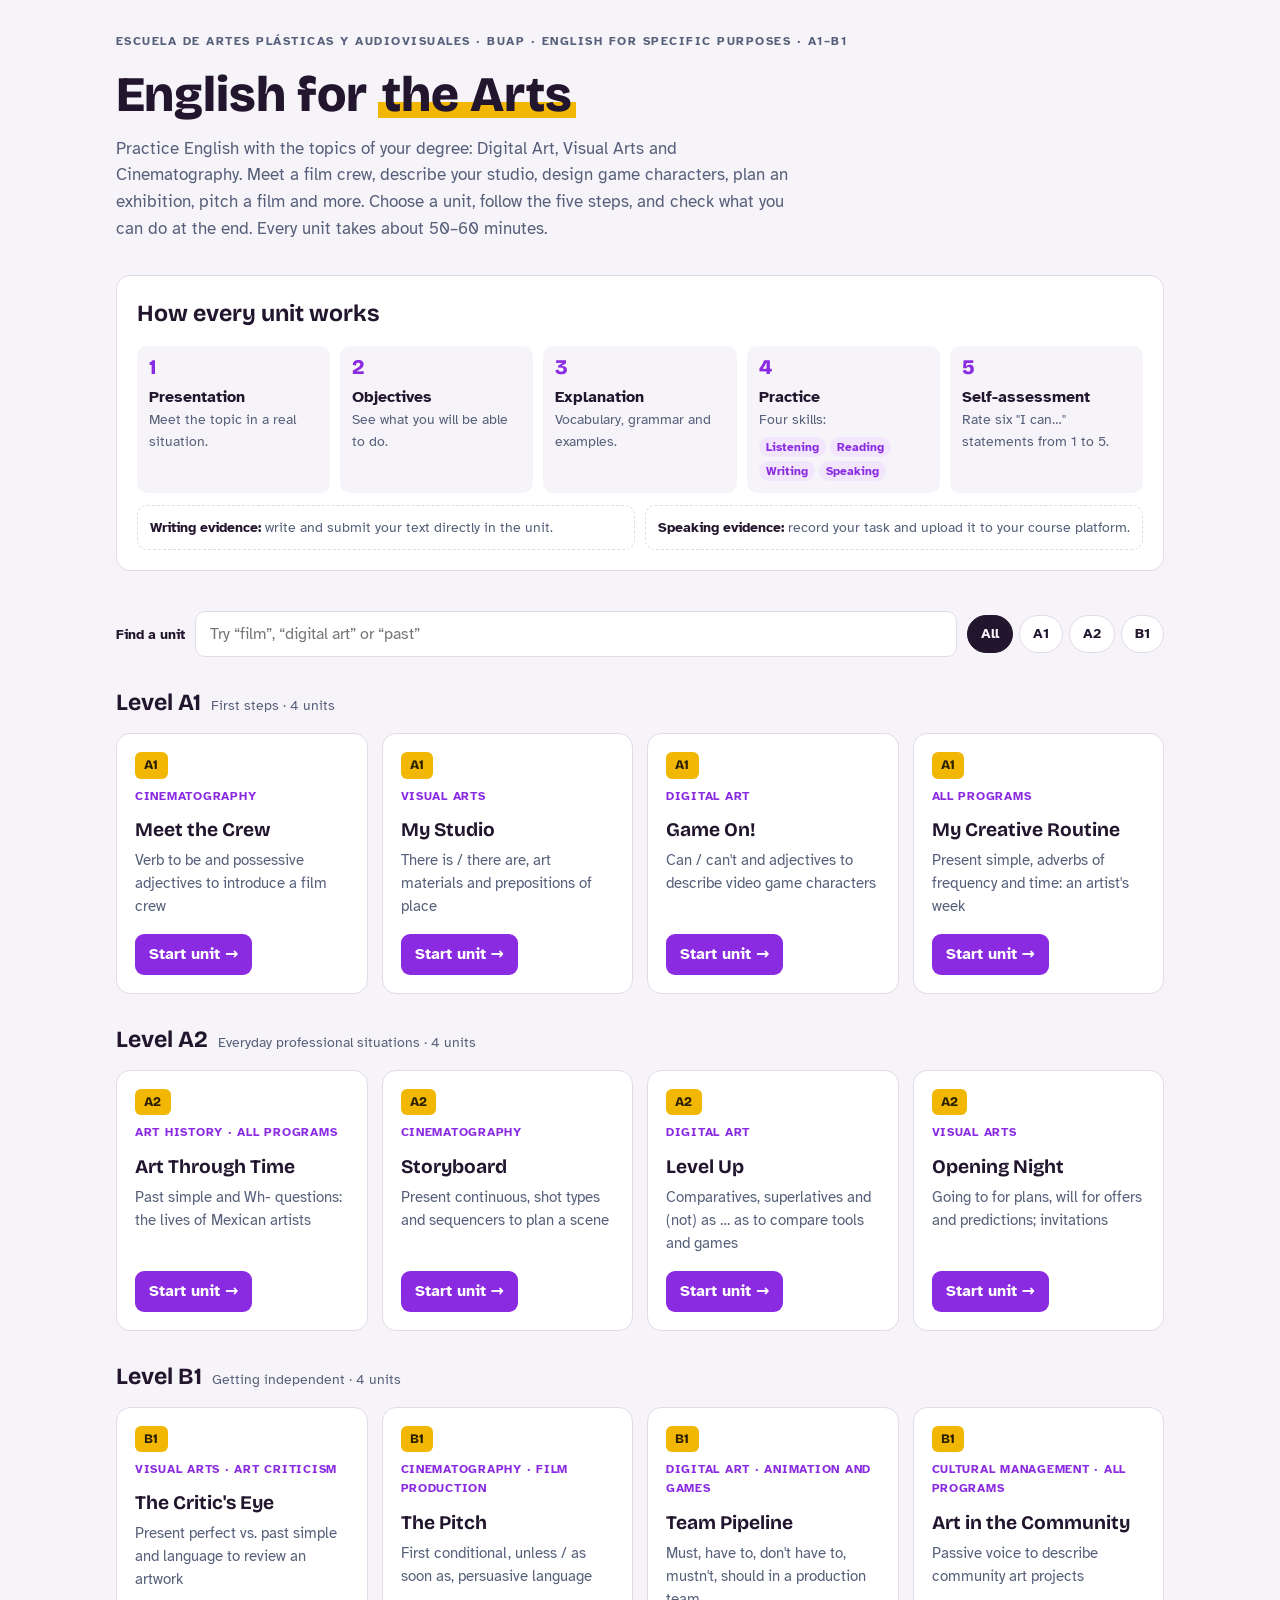
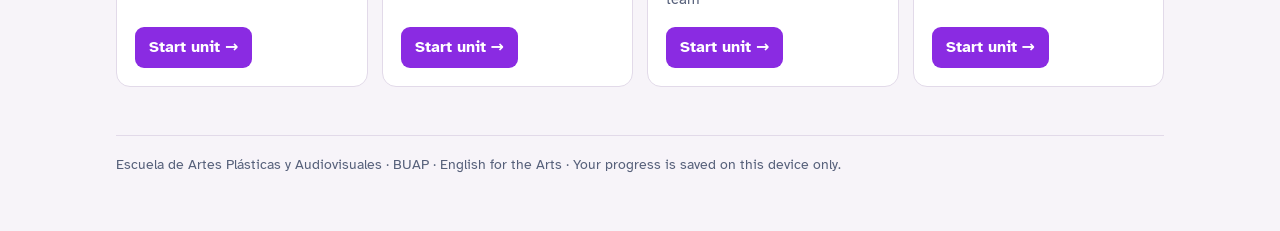
<file: index.html>
<!doctype html>
<html lang="en">
<head>
<meta charset="utf-8">
<meta name="viewport" content="width=device-width, initial-scale=1, viewport-fit=cover">
<title>English for the Arts</title>
<link rel="preconnect" href="https://fonts.googleapis.com">
<link rel="stylesheet" href="https://fonts.googleapis.com/css2?family=Bricolage+Grotesque:opsz,wght@12..96,500;12..96,700;12..96,800&family=Atkinson+Hyperlegible:ital,wght@0,400;0,700;1,400&display=swap">
<style>
/* Layout: a study-planner page. Header with the 5-step route every unit follows, then a filterable grid of unit cards grouped by status. */
:root{
  --bg:#f7f4f9; --surface:#ffffff; --ink:#22162e; --muted:#56607a; --line:#e2dae9;
  --accent:#8a2be2; --accent-soft:#f1e6fc; --gold:#f2b705; --gold-ink:#5c4300;
  --new:#0f7a5a; --new-soft:#dcf3ea; --soon:#8a5a00; --soon-soft:#fbefd2;
  --display:"Bricolage Grotesque", "Segoe UI", system-ui, sans-serif;
  --body:"Atkinson Hyperlegible", "Segoe UI", system-ui, sans-serif;
}
@media (prefers-color-scheme: dark){:root:not([data-theme="light"]){
  --bg:#140f1c; --surface:#1e1729; --ink:#e8ecf6; --muted:#9aa5c0; --line:#3a2f4a;
  --accent:#c9a0ff; --accent-soft:#33204d; --gold:#f2c23a; --gold-ink:#f2c23a;
  --new:#5fd3a9; --new-soft:#123a2e; --soon:#f0c062; --soon-soft:#3a2d10; color-scheme:dark}}
:root[data-theme="dark"]{
  --bg:#140f1c; --surface:#1e1729; --ink:#e8ecf6; --muted:#9aa5c0; --line:#3a2f4a;
  --accent:#c9a0ff; --accent-soft:#33204d; --gold:#f2c23a; --gold-ink:#f2c23a;
  --new:#5fd3a9; --new-soft:#123a2e; --soon:#f0c062; --soon-soft:#3a2d10; color-scheme:dark}
*{box-sizing:border-box}
[hidden]{display:none!important}
html,body{margin:0}
body{background:var(--bg);color:var(--ink);font-family:var(--body);font-size:16px;line-height:1.55}
.wrap{max-width:1080px;margin:0 auto;padding-block:32px 56px;padding-left:max(16px,env(safe-area-inset-left,0px));padding-right:max(16px,env(safe-area-inset-right,0px))}
.eyebrow{font-size:.78rem;letter-spacing:.12em;text-transform:uppercase;color:var(--muted);font-weight:700}
h1{font-family:var(--display);font-weight:800;font-size:clamp(2rem,5vw,3.1rem);line-height:1.05;margin:.35em 0 .3em;text-wrap:balance}
h1 span{background:linear-gradient(transparent 62%,var(--gold) 62%,var(--gold) 90%,transparent 90%);padding:0 .08em}
.lead{max-width:62ch;color:var(--muted);font-size:1.08rem;margin:0}
h2{font-family:var(--display);font-weight:700;font-size:1.45rem;margin:0;text-wrap:balance}
/* Route */
.route{margin-top:32px;background:var(--surface);border:1px solid var(--line);border-radius:14px;padding:20px}
.route ol{list-style:none;margin:14px 0 0;padding:0;display:grid;grid-template-columns:repeat(5,minmax(0,1fr));gap:10px;counter-reset:s}
.route li{counter-increment:s;position:relative;padding:12px;border-radius:10px;background:var(--bg);min-width:0}
.route li::before{content:counter(s);font-family:var(--display);font-weight:800;font-size:1.3rem;color:var(--accent);display:block;line-height:1}
.route b{display:block;margin-top:6px}
.route small{color:var(--muted);font-size:.86rem;display:block}
.skills{display:flex;flex-wrap:wrap;gap:4px;margin-top:6px}
.skills i{font-style:normal;font-size:.74rem;padding:1px 7px;border-radius:99px;background:var(--accent-soft);color:var(--accent);font-weight:700}
.evidence{display:grid;grid-template-columns:1fr 1fr;gap:10px;margin-top:12px}
.evidence div{border:1px dashed var(--line);border-radius:10px;padding:10px 12px;font-size:.9rem;color:var(--muted)}
.evidence strong{color:var(--ink)}
/* Controls */
.controls{display:flex;flex-wrap:wrap;gap:10px;align-items:center;margin:40px 0 18px}
.controls label{font-weight:700;font-size:.9rem}
#q{flex:1 1 220px;min-width:0;font:inherit;padding:10px 14px;border-radius:10px;border:1px solid var(--line);background:var(--surface);color:var(--ink)}
.chips{display:flex;flex-wrap:wrap;gap:6px}
.chip{font:inherit;font-size:.88rem;font-weight:700;padding:7px 13px;border-radius:99px;border:1px solid var(--line);background:var(--surface);color:var(--ink);cursor:pointer}
.chip[aria-pressed="true"]{background:var(--ink);color:var(--bg);border-color:var(--ink)}
:focus-visible{outline:3px solid var(--gold);outline-offset:2px}
/* Groups & cards */
.group{margin-top:28px}
.group-head{display:flex;align-items:baseline;gap:10px;flex-wrap:wrap;margin-bottom:12px}
.group-head .count{color:var(--muted);font-size:.9rem}
.grid{display:grid;grid-template-columns:repeat(auto-fill,minmax(250px,1fr));gap:14px}
.card{background:var(--surface);border:1px solid var(--line);border-radius:14px;padding:18px;display:flex;flex-direction:column;gap:8px;min-width:0}
.card .top{display:flex;justify-content:space-between;align-items:center;gap:8px}
.lvl{font-family:var(--display);font-weight:800;font-size:.82rem;padding:3px 9px;border-radius:6px;background:var(--gold);color:#2b2000;letter-spacing:.02em}
.status{font-size:.74rem;font-weight:700;text-transform:uppercase;letter-spacing:.08em;padding:2px 8px;border-radius:99px}
.st-ready{background:var(--accent-soft);color:var(--accent)}
.st-progress{background:var(--new-soft);color:var(--new)}
.st-planned{background:var(--soon-soft);color:var(--soon)}
.card h3{font-family:var(--display);font-weight:700;font-size:1.2rem;line-height:1.2;margin:4px 0 0;text-wrap:balance}
.focus{color:var(--muted);font-size:.93rem;margin:0}
.subject{font-size:.78rem;font-weight:700;letter-spacing:.06em;text-transform:uppercase;color:var(--accent);margin:0}
.num{font-variant-numeric:tabular-nums;color:var(--muted);font-size:.8rem;font-weight:700}
.card .go{margin-top:auto;padding-top:8px}
.card a.btn{display:inline-block;font-weight:700;text-decoration:none;color:var(--surface);background:var(--accent);padding:8px 14px;border-radius:9px}
.card a.btn:hover{filter:brightness(1.08)}
.card .pending{font-size:.88rem;color:var(--muted);font-style:italic}
.empty{color:var(--muted);padding:20px;border:1px dashed var(--line);border-radius:12px;text-align:center}
footer{margin-top:48px;padding-top:18px;border-top:1px solid var(--line);color:var(--muted);font-size:.88rem}
@media (max-width:760px){.route ol{grid-template-columns:repeat(2,minmax(0,1fr))}.route li:last-child{grid-column:1/-1}.evidence{grid-template-columns:1fr}}
@media (prefers-reduced-motion:no-preference){.card{transition:transform .15s ease,border-color .15s}.card:hover{transform:translateY(-2px);border-color:var(--accent)}}
</style>
</head>
<body>

<div class="wrap">
  <header>
    <div class="eyebrow">Escuela de Artes Plásticas y Audiovisuales · BUAP · English for Specific Purposes · A1–B1</div>
    <h1>English for <span>the Arts</span></h1>
    <p class="lead">Practice English with the topics of your degree: Digital Art, Visual Arts and Cinematography. Meet a film crew, describe your studio, design game characters, plan an exhibition, pitch a film and more. Choose a unit, follow the five steps, and check what you can do at the end. Every unit takes about 50–60 minutes.</p>
  </header>

  <section class="route" aria-labelledby="route-h">
    <h2 id="route-h">How every unit works</h2>
    <ol>
      <li><b>Presentation</b><small>Meet the topic in a real situation.</small></li>
      <li><b>Objectives</b><small>See what you will be able to do.</small></li>
      <li><b>Explanation</b><small>Vocabulary, grammar and examples.</small></li>
      <li><b>Practice</b><small>Four skills:</small><span class="skills"><i>Listening</i><i>Reading</i><i>Writing</i><i>Speaking</i></span></li>
      <li><b>Self-assessment</b><small>Rate six "I can…" statements from 1 to 5.</small></li>
    </ol>
    <div class="evidence">
      <div><strong>Writing evidence:</strong> write and submit your text directly in the unit.</div>
      <div><strong>Speaking evidence:</strong> record your task and upload it to your course platform.</div>
    </div>
  </section>

  <div class="controls">
    <label for="q">Find a unit</label>
    <input id="q" type="search" placeholder="Try “film”, “digital art” or “past”" autocomplete="off">
    <div class="chips" role="group" aria-label="Filter by level" id="levels"></div>
  </div>

  <main id="list"></main>

  <footer>Escuela de Artes Plásticas y Audiovisuales · BUAP · English for the Arts · Your progress is saved on this device only.</footer>
</div>

<script>
/* ===== Units on the home page =====
   To add a unit: copy the _template folder, rename it (e.g. "my-new-unit"),
   edit its data.js, then add one line here with url: "my-new-unit/" and the subject of the degree it connects to.
   isNew: true shows a "New" label. */
const UNITS = [
  {title:"Meet the Crew",            subject:"Cinematography",                         focus:"Verb to be and possessive adjectives to introduce a film crew",        level:"A1", url:"meet-the-crew/"},
  {title:"My Studio",                subject:"Visual Arts",                            focus:"There is / there are, art materials and prepositions of place",        level:"A1", url:"my-studio/"},
  {title:"Game On!",                 subject:"Digital Art",                            focus:"Can / can't and adjectives to describe video game characters",         level:"A1", url:"game-on/"},
  {title:"My Creative Routine",      subject:"All programs",                           focus:"Present simple, adverbs of frequency and time: an artist's week",      level:"A1", url:"my-creative-routine/"},
  {title:"Art Through Time",         subject:"Art History · All programs",             focus:"Past simple and Wh- questions: the lives of Mexican artists",           level:"A2", url:"art-through-time/"},
  {title:"Storyboard",               subject:"Cinematography",                         focus:"Present continuous, shot types and sequencers to plan a scene",        level:"A2", url:"storyboard/"},
  {title:"Level Up",                 subject:"Digital Art",                            focus:"Comparatives, superlatives and (not) as … as to compare tools and games", level:"A2", url:"level-up/"},
  {title:"Opening Night",            subject:"Visual Arts",                            focus:"Going to for plans, will for offers and predictions; invitations",      level:"A2", url:"opening-night/"},
  {title:"The Critic's Eye",         subject:"Visual Arts · Art Criticism",            focus:"Present perfect vs. past simple and language to review an artwork",     level:"B1", url:"the-critics-eye/"},
  {title:"The Pitch",                subject:"Cinematography · Film Production",       focus:"First conditional, unless / as soon as, persuasive language",           level:"B1", url:"the-pitch/"},
  {title:"Team Pipeline",            subject:"Digital Art · Animation and Games",      focus:"Must, have to, don't have to, mustn't, should in a production team",    level:"B1", url:"team-pipeline/"},
  {title:"Art in the Community",     subject:"Cultural Management · All programs",     focus:"Passive voice to describe community art projects",                     level:"B1", url:"art-in-the-community/"}
];

const GROUPS = [
  {key:"A1", name:"Level A1", note:"First steps"},
  {key:"A2", name:"Level A2", note:"Everyday professional situations"},
  {key:"B1", name:"Level B1", note:"Getting independent"}
];
const LEVELS = ["All","A1","A2","B1"];
let level = "All";

const chipsEl = document.getElementById("levels");
LEVELS.forEach(l=>{
  const b=document.createElement("button");
  b.className="chip"; b.type="button"; b.textContent=l; b.id="lvl-"+l;
  b.setAttribute("aria-pressed", l===level ? "true":"false");
  b.addEventListener("click",()=>{level=l;[...chipsEl.children].forEach(c=>c.setAttribute("aria-pressed",c.textContent===l?"true":"false"));render();});
  chipsEl.appendChild(b);
});
document.getElementById("q").addEventListener("input",render);

function esc(s){return s.replace(/[&<>"]/g,c=>({"&":"&amp;","<":"&lt;",">":"&gt;",'"':"&quot;"}[c]));}
function done(u){ try { const s=JSON.parse(localStorage.getItem("arts:"+u.url.replace(/\/$/,""))||"{}"); return s.self && Object.keys(s.self).length>=6; } catch(e){ return false; } }

function render(){
  const q=document.getElementById("q").value.trim().toLowerCase();
  const list=document.getElementById("list"); list.innerHTML="";
  let shown=0;
  GROUPS.forEach(g=>{
    const items=UNITS.map((u,i)=>({...u,n:i+1})).filter(u=>u.level===g.key
      && (level==="All"||u.level.includes(level))
      && (!q || (u.title+" "+u.subject+" "+u.focus).toLowerCase().includes(q)));
    if(!items.length) return;
    shown+=items.length;
    const sec=document.createElement("section"); sec.className="group";
    sec.innerHTML=`<div class="group-head"><h2>${g.name}</h2><span class="count">${g.note} · ${items.length} unit${items.length>1?"s":""}</span></div>`;
    const grid=document.createElement("div"); grid.className="grid";
    items.forEach(u=>{
      const badge = done(u) ? `<span class="status st-progress">Completed</span>` : (u.isNew ? `<span class="status st-planned">New</span>` : "");
      const go = u.url ? `<a class="btn" href="${esc(u.url)}">Start unit →</a>` : `<span class="pending">Not available yet</span>`;
      grid.insertAdjacentHTML("beforeend",
        `<article class="card"><div class="top"><span class="lvl">${u.level}</span>${badge}</div>
         <p class="subject">${esc(u.subject||"")}</p><h3>${esc(u.title)}</h3><p class="focus">${esc(u.focus)}</p><div class="go">${go}</div></article>`);
    });
    sec.appendChild(grid); list.appendChild(sec);
  });
  if(!shown) list.innerHTML=`<p class="empty">No units match. Try another word or choose “All”.</p>`;
}
render();
</script>
</body>
</html>
</file>
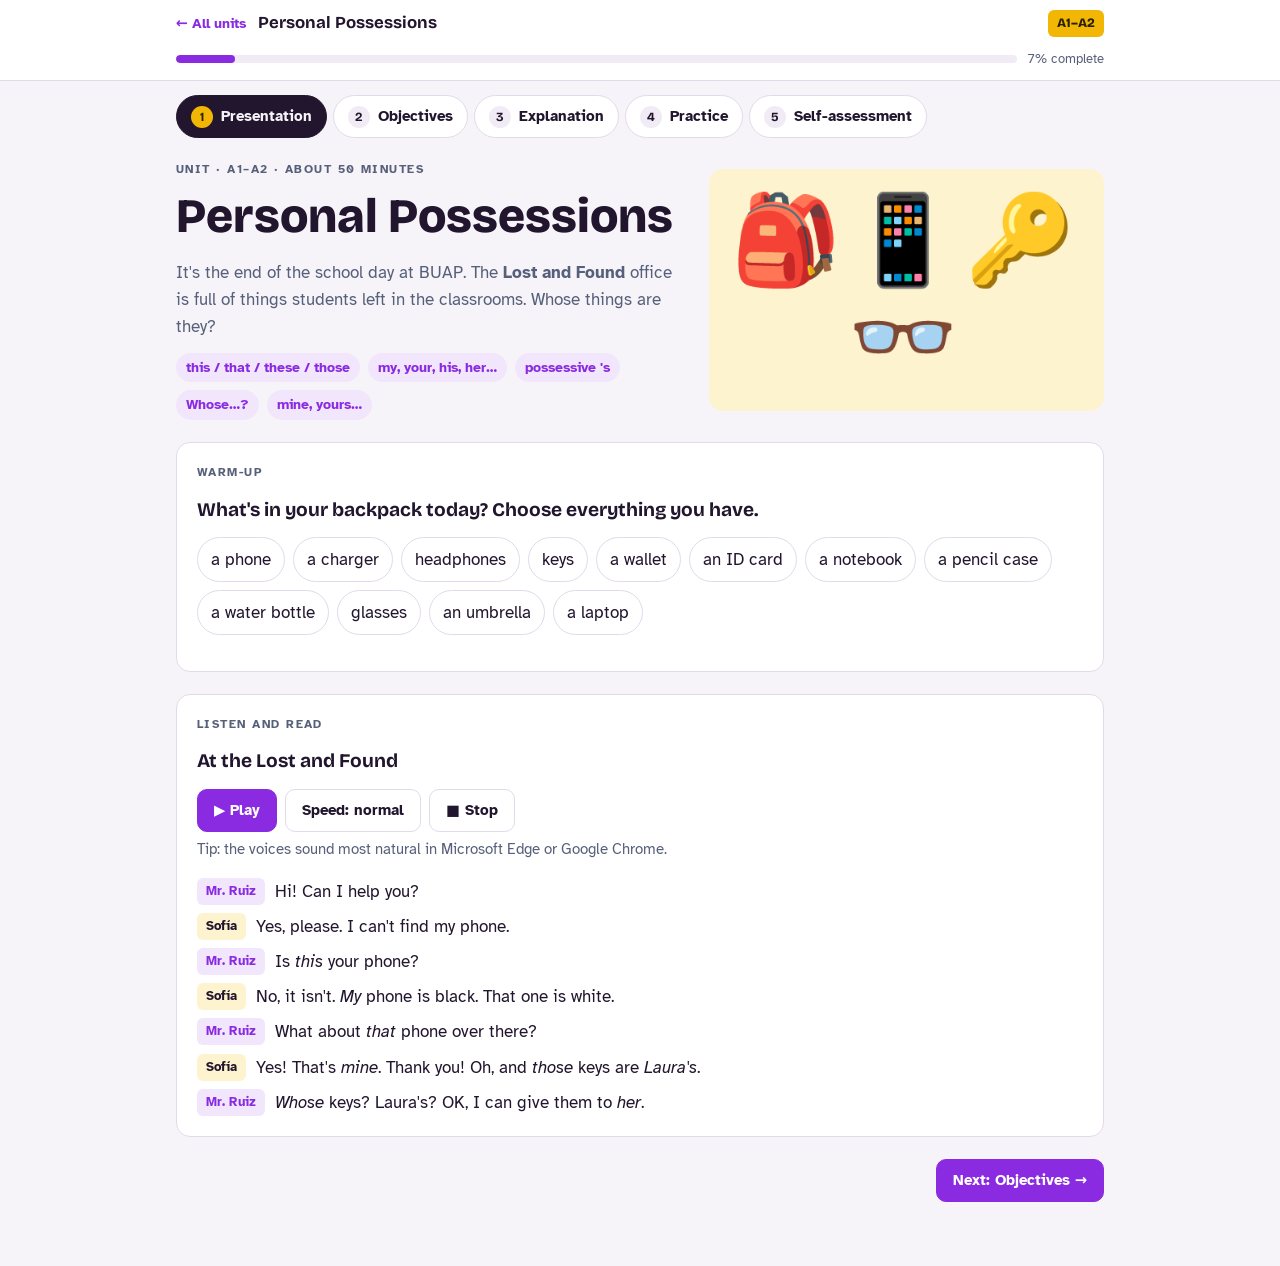
<file: _template/index.html>
<!doctype html>
<html lang="en">
<head>
<meta charset="utf-8">
<meta name="viewport" content="width=device-width, initial-scale=1, viewport-fit=cover">
<title>English for the Arts</title>
<link rel="preconnect" href="https://fonts.googleapis.com">
<link rel="stylesheet" href="https://fonts.googleapis.com/css2?family=Bricolage+Grotesque:opsz,wght@12..96,500;12..96,700;12..96,800&family=Atkinson+Hyperlegible:ital,wght@0,400;0,700;1,400&display=swap">
<link rel="stylesheet" href="../assets/unit.css">
</head>
<body>
<noscript><p style="padding:16px">This unit needs JavaScript. Please turn it on in your browser.</p></noscript>
<!-- Every unit uses this same page. The content is in data.js, in this folder. -->
<script src="../assets/config.js"></script>
<script src="data.js"></script>
<script src="../assets/unit.js"></script>
</body>
</html>
</file>
<file: assets/unit.css>
/* English for Communication — shared unit styles
   Layout: sticky header with progress, five step tabs, one panel per step.
   Colors are tokens; every unit uses the same palette as the home page. */
:root{
  --bg:#f7f4f9; --surface:#ffffff; --sunk:#f0ebf4; --ink:#22162e; --muted:#56607a; --line:#e2dae9;
  --accent:#8a2be2; --accent-ink:#ffffff; --accent-soft:#f1e6fc; --gold:#f2b705; --gold-soft:#fdf3cf;
  --good:#0f7a5a; --good-soft:#dcf3ea; --bad:#b42318; --bad-soft:#fde4e1;
  --display:"Bricolage Grotesque","Segoe UI",system-ui,sans-serif;
  --body:"Atkinson Hyperlegible","Segoe UI",system-ui,sans-serif;
  --radius:14px;
}
@media (prefers-color-scheme: dark){:root:not([data-theme="light"]){
  --bg:#140f1c; --surface:#1e1729; --sunk:#18121f; --ink:#e8ecf6; --muted:#9aa5c0; --line:#3a2f4a;
  --accent:#c9a0ff; --accent-ink:#140f1c; --accent-soft:#33204d; --gold:#f2c23a; --gold-soft:#3a2f0e;
  --good:#5fd3a9; --good-soft:#123a2e; --bad:#ff8a7a; --bad-soft:#41191a; color-scheme:dark}}
:root[data-theme="dark"]{
  --bg:#140f1c; --surface:#1e1729; --sunk:#18121f; --ink:#e8ecf6; --muted:#9aa5c0; --line:#3a2f4a;
  --accent:#c9a0ff; --accent-ink:#140f1c; --accent-soft:#33204d; --gold:#f2c23a; --gold-soft:#3a2f0e;
  --good:#5fd3a9; --good-soft:#123a2e; --bad:#ff8a7a; --bad-soft:#41191a; color-scheme:dark}

*{box-sizing:border-box}
[hidden]{display:none!important}
html,body{margin:0}
body{background:var(--bg);color:var(--ink);font-family:var(--body);font-size:17px;line-height:1.6}
.wrap{max-width:960px;margin:0 auto;padding-left:max(16px,env(safe-area-inset-left,0px));padding-right:max(16px,env(safe-area-inset-right,0px))}
h1,h2,h3{font-family:var(--display);line-height:1.15;text-wrap:balance;margin:0}
h2{font-size:1.6rem;font-weight:800}
h3{font-size:1.2rem;font-weight:700}
p{margin:0}
:focus-visible{outline:3px solid var(--gold);outline-offset:2px}
button{font:inherit;color:inherit}
.muted{color:var(--muted)}
.stack{display:flex;flex-direction:column;gap:16px}
.row{display:flex;flex-wrap:wrap;gap:10px;align-items:center}

/* Header */
body::before{content:"";position:fixed;inset:0 0 auto;height:env(safe-area-inset-top,0px);background:var(--surface);z-index:20}
.topbar{position:sticky;top:env(safe-area-inset-top,0px);z-index:10;background:var(--surface);border-bottom:1px solid var(--line)}
.topbar .wrap{padding-block:10px;display:flex;align-items:center;gap:12px;flex-wrap:wrap}
.back{font-weight:700;text-decoration:none;color:var(--accent);font-size:.9rem;white-space:nowrap}
.unit-name{font-family:var(--display);font-weight:700;font-size:1.05rem;flex:1 1 200px;min-width:0}
.lvl{font-family:var(--display);font-weight:800;font-size:.8rem;padding:3px 9px;border-radius:6px;background:var(--gold);color:#2b2000;white-space:nowrap}
.progress{flex:1 1 100%;display:flex;align-items:center;gap:10px;font-size:.82rem;color:var(--muted);font-variant-numeric:tabular-nums}
.bar{flex:1;height:8px;border-radius:99px;background:var(--sunk);overflow:hidden}
.bar span{display:block;height:100%;width:0;background:var(--accent);border-radius:99px;transition:width .3s}

/* Step tabs */
.steps{display:flex;gap:6px;overflow-x:auto;padding-block:14px 4px;scrollbar-width:thin}
.step-btn{flex:0 0 auto;display:flex;align-items:center;gap:8px;padding:9px 14px;border-radius:99px;border:1px solid var(--line);background:var(--surface);cursor:pointer;font-weight:700;font-size:.92rem}
.step-btn .n{display:inline-grid;place-items:center;width:22px;height:22px;border-radius:50%;background:var(--sunk);font-size:.78rem;font-family:var(--display)}
.step-btn[aria-selected="true"]{background:var(--ink);color:var(--bg);border-color:var(--ink)}
.step-btn[aria-selected="true"] .n{background:var(--gold);color:#2b2000}
.step-btn.done .n{background:var(--good);color:var(--surface)}
main{padding-block:18px 64px}
.panel{display:flex;flex-direction:column;gap:22px}
.card{background:var(--surface);border:1px solid var(--line);border-radius:var(--radius);padding:20px;min-width:0}
.card.sunk{background:var(--sunk);border-color:transparent}
.eyebrow{font-size:.76rem;letter-spacing:.12em;text-transform:uppercase;color:var(--muted);font-weight:700}

/* Presentation */
.hero{display:grid;grid-template-columns:minmax(0,1.3fr) minmax(0,1fr);gap:20px;align-items:center}
.hero h1{font-size:clamp(2rem,6vw,3rem);font-weight:800;margin:.2em 0 .3em}
.hero .scene{font-size:clamp(3rem,10vw,5.5rem);line-height:1.1;text-align:center;background:var(--gold-soft);border-radius:var(--radius);padding:24px 12px;letter-spacing:.08em;word-break:break-word}
.facts{display:flex;flex-wrap:wrap;gap:8px;margin-top:12px}
.facts span{font-size:.85rem;padding:4px 10px;border-radius:99px;background:var(--accent-soft);color:var(--accent);font-weight:700}
.dialogue{display:flex;flex-direction:column;gap:8px}
.line{display:grid;grid-template-columns:auto minmax(0,1fr);gap:10px;align-items:start}
.who{font-weight:700;font-size:.82rem;padding:3px 9px;border-radius:6px;background:var(--accent-soft);color:var(--accent);white-space:nowrap}
.line:nth-child(even) .who{background:var(--gold-soft);color:var(--ink)}
.pick{display:flex;flex-wrap:wrap;gap:8px}
.pick button{padding:8px 13px;border-radius:99px;border:1px solid var(--line);background:var(--surface);cursor:pointer}
.pick button[aria-pressed="true"]{background:var(--accent);color:var(--accent-ink);border-color:var(--accent)}

/* Objectives */
.objectives{list-style:none;margin:0;padding:0;display:grid;gap:10px}
.objectives li{display:grid;grid-template-columns:auto minmax(0,1fr);gap:12px;align-items:start;padding:14px 16px;background:var(--surface);border:1px solid var(--line);border-radius:12px}
.objectives li b{font-family:var(--display);font-size:1.3rem;color:var(--accent);line-height:1.2}

/* Explanation */
.vocab{display:grid;grid-template-columns:repeat(auto-fill,minmax(130px,1fr));gap:10px}
.vocab button{display:flex;flex-direction:column;align-items:center;gap:4px;padding:12px 8px;border-radius:12px;border:1px solid var(--line);background:var(--surface);cursor:pointer}
.vocab .ico{font-size:2rem;line-height:1.1}
.vocab .w{font-weight:700;font-size:.95rem;text-align:center}
.vocab .say{font-size:.72rem;color:var(--muted)}
.table-wrap{overflow-x:auto}
table{border-collapse:collapse;width:100%;font-size:.95rem}
th,td{text-align:left;padding:9px 12px;border-bottom:1px solid var(--line);vertical-align:top}
th{font-size:.78rem;letter-spacing:.06em;text-transform:uppercase;color:var(--muted)}
td em{font-style:normal;color:var(--accent);font-weight:700}
.note{font-size:.92rem;color:var(--muted)}
.watch{display:grid;gap:8px}
.watch div{display:grid;grid-template-columns:minmax(0,1fr) minmax(0,1fr);gap:8px}
.wrong,.right{padding:8px 12px;border-radius:10px;font-size:.95rem}
.wrong{background:var(--bad-soft)}
.wrong::before{content:"✗ ";color:var(--bad);font-weight:700}
.right{background:var(--good-soft)}
.right::before{content:"✓ ";color:var(--good);font-weight:700}

/* Skill tabs */
.skills{display:grid;grid-template-columns:repeat(4,minmax(0,1fr));gap:8px}
.skill-btn{padding:12px 8px;border-radius:12px;border:1px solid var(--line);background:var(--surface);cursor:pointer;font-weight:700;display:flex;flex-direction:column;align-items:center;gap:2px}
.skill-btn small{font-weight:400;color:var(--muted);font-size:.78rem;font-variant-numeric:tabular-nums}
.skill-btn[aria-selected="true"]{border:2px solid var(--accent);background:var(--accent-soft)}
.source{display:flex;flex-direction:column;gap:12px}
.player{display:flex;flex-wrap:wrap;gap:8px;align-items:center}
.reading-text{display:flex;flex-direction:column;gap:12px}
.post{background:var(--sunk);border-radius:12px;padding:14px 16px}
.post .author{font-weight:700;font-size:.88rem;color:var(--accent);margin-bottom:4px}
details summary{cursor:pointer;font-weight:700;color:var(--accent)}

/* Activities */
.activity{display:flex;flex-direction:column;gap:14px}
.activity-head{display:flex;justify-content:space-between;gap:10px;align-items:baseline;flex-wrap:wrap}
.tag{font-size:.74rem;font-weight:700;text-transform:uppercase;letter-spacing:.08em;color:var(--muted)}
.btn{display:inline-flex;align-items:center;gap:6px;padding:9px 16px;border-radius:10px;border:1px solid var(--line);background:var(--surface);cursor:pointer;font-weight:700;font-size:.92rem;text-decoration:none;color:var(--ink)}
.btn.primary{background:var(--accent);border-color:var(--accent);color:var(--accent-ink)}
.btn:disabled{opacity:.5;cursor:not-allowed}
.feedback{font-weight:700;padding:10px 14px;border-radius:10px}
.feedback.ok{background:var(--good-soft);color:var(--good)}
.feedback.part{background:var(--gold-soft);color:var(--ink)}
.feedback:empty{display:none}
.is-right{border-color:var(--good)!important;background:var(--good-soft)!important}
.is-wrong{border-color:var(--bad)!important;background:var(--bad-soft)!important}

/* match */
.match{display:grid;grid-template-columns:minmax(0,1fr) minmax(0,1fr);gap:10px}
.match .col{display:flex;flex-direction:column;gap:8px}
.match button{text-align:left;padding:10px 12px;border-radius:10px;border:1px solid var(--line);background:var(--surface);cursor:pointer;min-height:44px}
.match button.sel{border:2px solid var(--accent);background:var(--accent-soft)}
.match button.paired{opacity:.9}
.match .pairno{display:inline-grid;place-items:center;min-width:20px;height:20px;border-radius:50%;background:var(--accent);color:var(--accent-ink);font-size:.72rem;margin-right:6px}

/* sort */
.pool{display:flex;flex-wrap:wrap;gap:8px;min-height:48px;padding:10px;border-radius:12px;background:var(--sunk)}
.chipitem{padding:7px 12px;border-radius:99px;border:1px solid var(--line);background:var(--surface);cursor:grab;font-size:.92rem;user-select:none}
.chipitem.sel{border:2px solid var(--accent);background:var(--accent-soft)}
.bins{display:grid;grid-template-columns:repeat(auto-fit,minmax(180px,1fr));gap:10px}
.bin{border:2px dashed var(--line);border-radius:12px;padding:10px;min-height:110px;display:flex;flex-direction:column;gap:8px;cursor:pointer;background:var(--surface)}
.bin.over{border-color:var(--accent);background:var(--accent-soft)}
.bin h4{margin:0;font-family:var(--display);font-size:.98rem}
.bin .items{display:flex;flex-wrap:wrap;gap:6px}

/* gap fill */
.gaps{display:flex;flex-direction:column;gap:10px;margin:0;padding-left:1.4em}
.gaps li{line-height:2.1}
.gap{font:inherit;border:0;border-bottom:2px solid var(--accent);background:transparent;color:var(--ink);padding:0 4px;min-width:5ch;border-radius:0}
.gap.is-right,.gap.is-wrong{border-radius:4px}
.bank{display:flex;flex-wrap:wrap;gap:6px}
.bank span{font-size:.88rem;padding:3px 10px;border-radius:99px;background:var(--gold-soft)}
.hint{font-size:.85rem;color:var(--muted)}

/* tiles */
.tiles-item{display:flex;flex-direction:column;gap:8px;padding:12px;border-radius:12px;background:var(--sunk)}
.answer-line{min-height:46px;display:flex;flex-wrap:wrap;gap:6px;padding:6px;border-bottom:2px solid var(--line)}
.tile-bank{display:flex;flex-wrap:wrap;gap:6px}
.tile{padding:6px 12px;border-radius:8px;border:1px solid var(--line);background:var(--surface);cursor:pointer;font-weight:700}

/* rewrite & tf */
.rw{display:flex;flex-direction:column;gap:6px}
.rw .q{font-weight:700}
.rw input,.field input,.field textarea,textarea.write{font:inherit;width:100%;padding:10px 12px;border-radius:10px;border:1px solid var(--line);background:var(--surface);color:var(--ink)}
.solution{font-size:.88rem;color:var(--good)}
.tf{display:grid;grid-template-columns:minmax(0,1fr) auto;gap:10px;align-items:center;padding:10px 0;border-bottom:1px solid var(--line)}
.tf .opts{display:flex;gap:6px}
.tf .opts button{padding:6px 12px;border-radius:8px;border:1px solid var(--line);background:var(--surface);cursor:pointer;font-weight:700}
.tf .opts button[aria-pressed="true"]{background:var(--ink);color:var(--bg)}

/* writing */
.model{border-left:4px solid var(--gold);padding:10px 14px;background:var(--gold-soft);border-radius:0 10px 10px 0}
textarea.write{min-height:180px;resize:vertical;line-height:1.6}
.counter{font-variant-numeric:tabular-nums;font-size:.88rem;color:var(--muted)}
.checklist{list-style:none;margin:0;padding:0;display:flex;flex-direction:column;gap:6px}
.checklist label{display:flex;gap:10px;align-items:flex-start;cursor:pointer}
.checklist input{width:20px;height:20px;margin-top:3px;accent-color:var(--accent)}
.fields{display:grid;grid-template-columns:minmax(0,2fr) minmax(0,1fr);gap:10px}
.field{display:flex;flex-direction:column;gap:4px;font-size:.88rem;font-weight:700}

/* speaking */
.cards{display:grid;grid-template-columns:repeat(auto-fit,minmax(240px,1fr));gap:12px}
.role{border-radius:12px;padding:16px;background:var(--sunk);display:flex;flex-direction:column;gap:8px}
.role .role-name{font-family:var(--display);font-weight:800;color:var(--accent)}
.role ul{margin:0;padding-left:1.2em}
.recorder{display:flex;flex-wrap:wrap;gap:10px;align-items:center;padding:14px;border-radius:12px;border:1px dashed var(--line)}
.rec-dot{width:12px;height:12px;border-radius:50%;background:var(--bad);animation:pulse 1s infinite}
.timer{font-variant-numeric:tabular-nums;font-weight:700}
audio{max-width:100%}
@keyframes pulse{50%{opacity:.3}}

/* self-assessment */
.can{display:grid;grid-template-columns:minmax(0,1fr) auto;gap:12px;align-items:center;padding:14px 0;border-bottom:1px solid var(--line)}
.scale{display:flex;gap:6px}
.scale button{width:40px;height:40px;border-radius:10px;border:1px solid var(--line);background:var(--surface);cursor:pointer;font-family:var(--display);font-weight:800}
.scale button[aria-pressed="true"]{background:var(--accent);color:var(--accent-ink);border-color:var(--accent)}
.legend{display:flex;justify-content:space-between;font-size:.8rem;color:var(--muted)}
.summary{display:grid;grid-template-columns:auto minmax(0,1fr);gap:20px;align-items:center}
.big{font-family:var(--display);font-weight:800;font-size:3rem;line-height:1;color:var(--accent);font-variant-numeric:tabular-nums}
.next-row{display:flex;justify-content:flex-end;gap:10px;flex-wrap:wrap}

@media (max-width:720px){
  .hero{grid-template-columns:1fr}
  .skills{grid-template-columns:repeat(2,minmax(0,1fr))}
  .match{gap:8px}
  .watch div,.fields{grid-template-columns:1fr}
  .can{grid-template-columns:1fr}
  .tf{grid-template-columns:1fr}
  .summary{grid-template-columns:1fr}
}
@media (prefers-reduced-motion:reduce){*{transition:none!important;animation:none!important}}
@media print{.topbar,.steps,.next-row{display:none}}

/* Listen and repeat (pronunciation check) */
.rp-list{list-style:none;margin:0;padding:0;display:flex;flex-direction:column;gap:12px;counter-reset:rp}
.rp-item{counter-increment:rp;border:1px solid var(--line);border-radius:12px;padding:14px;display:flex;flex-direction:column;gap:10px;background:var(--surface)}
.rp-item.rp-live{border-color:var(--accent);box-shadow:0 0 0 3px var(--accent-soft)}
.rp-text{font-size:1.15rem;font-weight:700;display:flex;flex-wrap:wrap;gap:4px 6px;align-items:baseline}
.rp-text::before{content:counter(rp) ".";color:var(--muted);font-weight:700;margin-right:2px}
.rp-w{border-radius:4px;padding:0 2px}
.rp-w.hit{color:var(--good);background:var(--good-soft)}
.rp-w.miss{color:var(--bad);background:var(--bad-soft);text-decoration:underline wavy}
.rp-score{margin-left:auto;font-family:var(--display);font-weight:800;font-size:.9rem;padding:2px 10px;border-radius:99px;font-variant-numeric:tabular-nums}
.rp-score.top{background:var(--good-soft);color:var(--good)}
.rp-score.ok{background:var(--accent-soft);color:var(--accent)}
.rp-score.low{background:var(--bad-soft);color:var(--bad)}
.rp-warn{padding:10px 14px;border-radius:10px;background:var(--gold-soft);color:var(--ink)}
</file>
